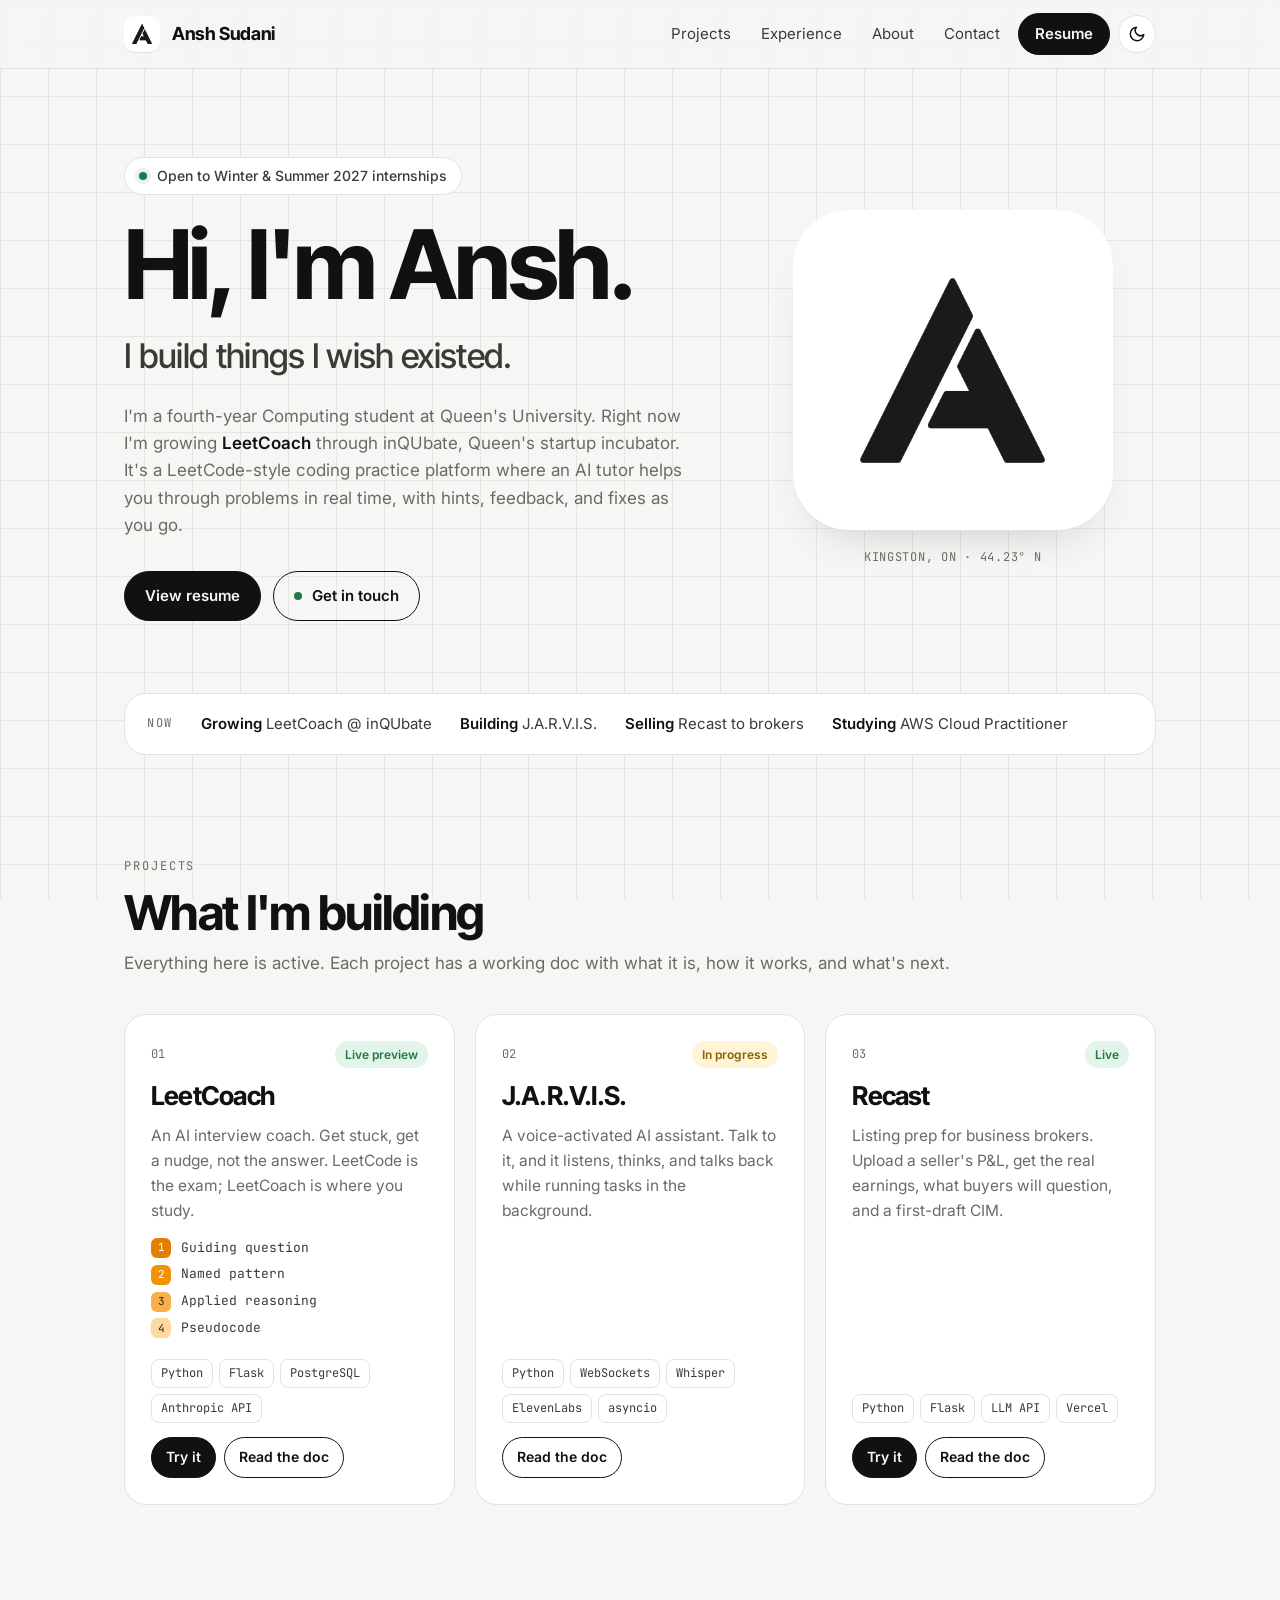
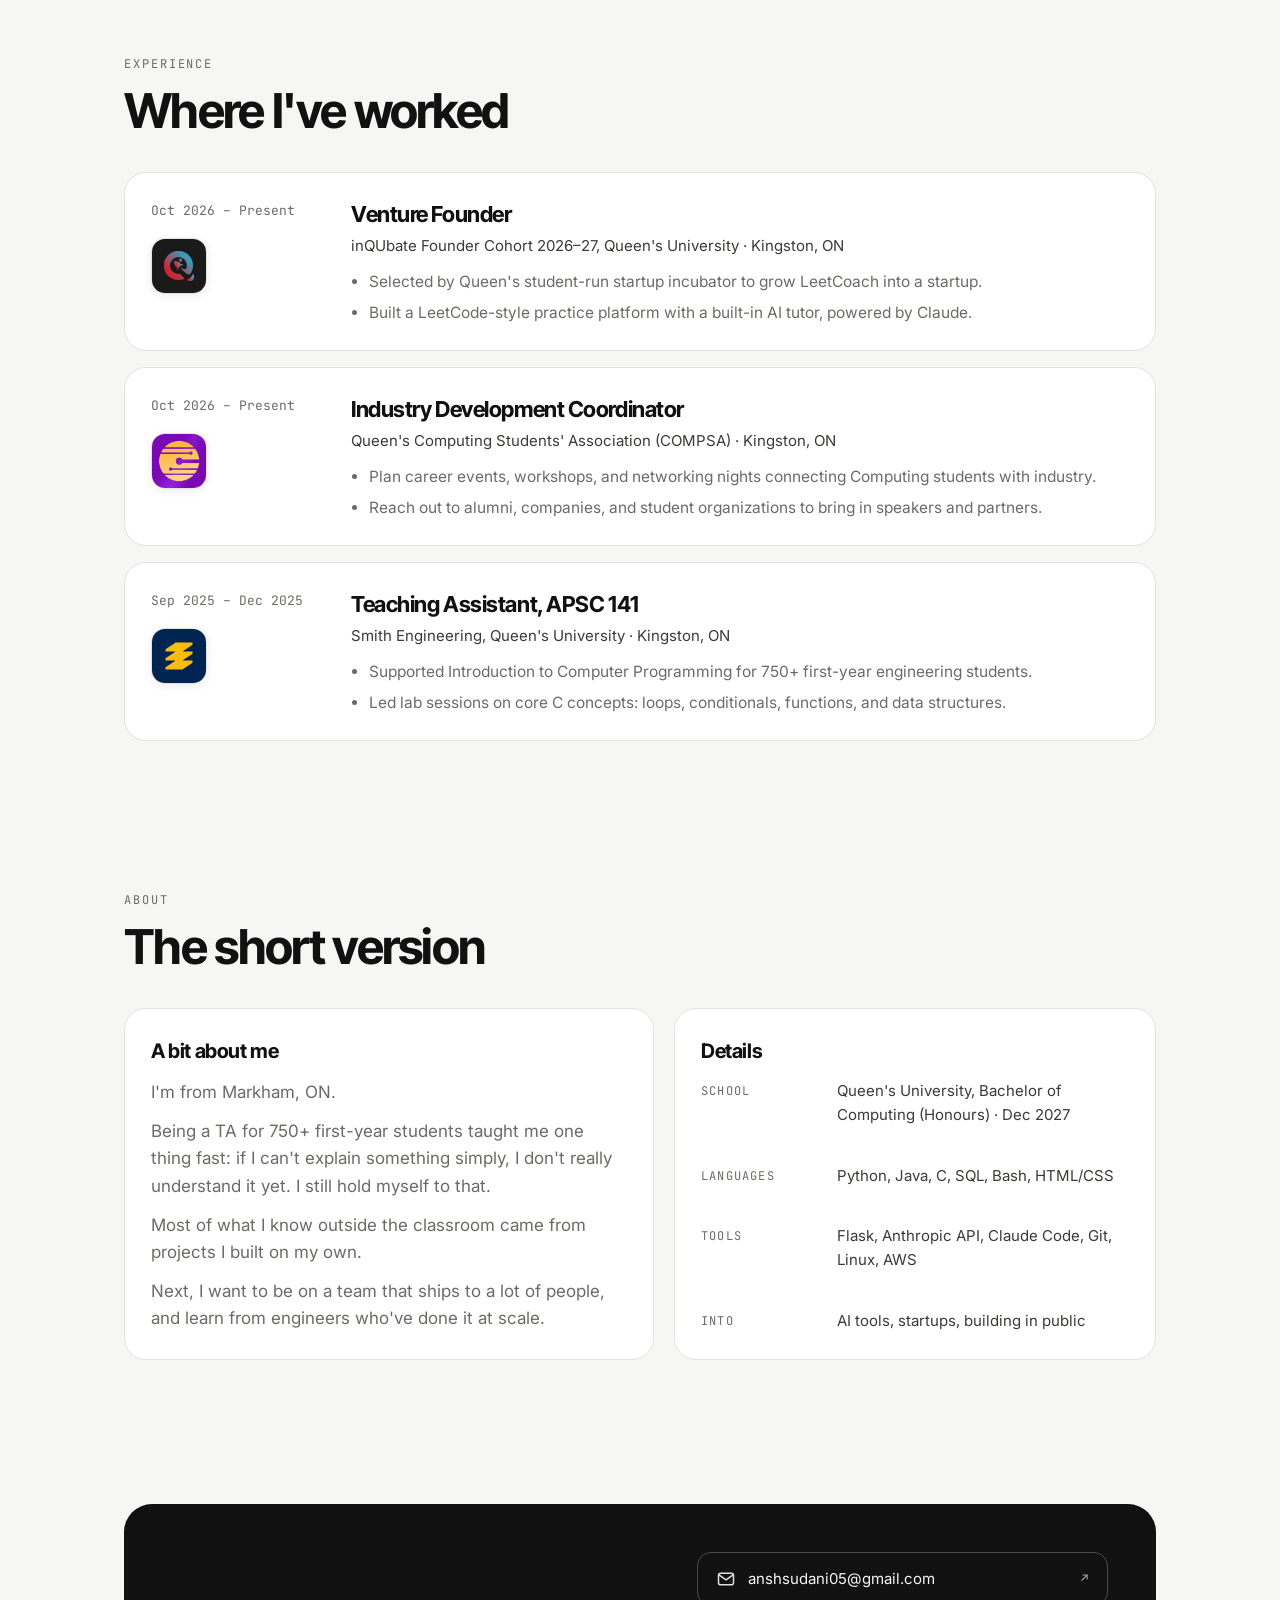
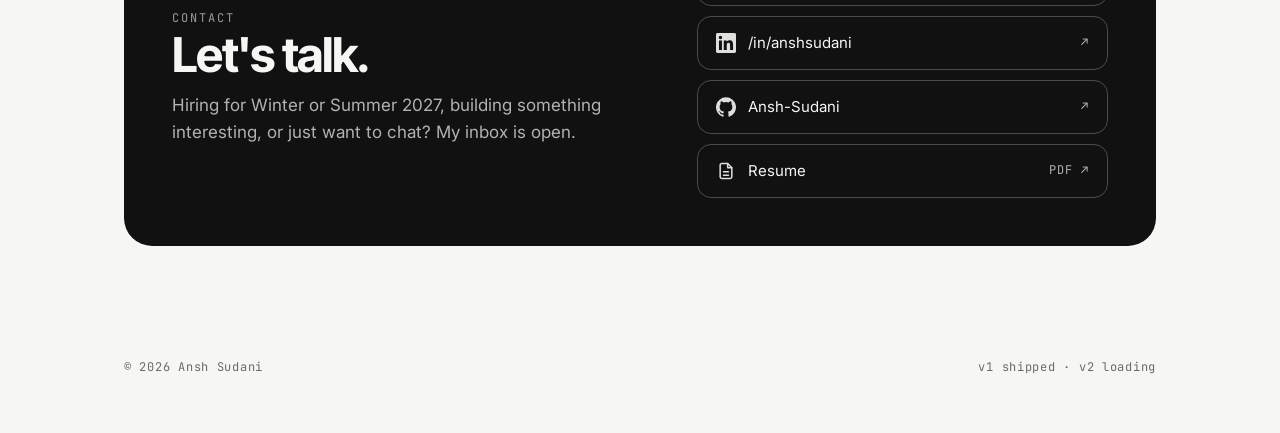
<file: index.html>
<!DOCTYPE html>
<html lang="en">
<head>
  <meta charset="UTF-8" />
  <meta name="viewport" content="width=device-width, initial-scale=1.0" />
  <title>Ansh Sudani</title>
  <meta name="description" content="Ansh Sudani: fourth-year Computing student at Queen's University building AI tools like LeetCoach. Open to Winter & Summer 2027 internships." />
  <meta name="theme-color" content="#111111" />
  <meta property="og:type" content="website" />
  <meta property="og:site_name" content="Ansh Sudani" />
  <meta property="og:title" content="Ansh Sudani" />
  <meta property="og:description" content="Still building, now shipping. LeetCoach & more." />
  <meta property="og:url" content="https://anshsudani.vercel.app/" />
  <meta property="og:image" content="https://anshsudani.vercel.app/og-image.png" />
  <meta property="og:image:secure_url" content="https://anshsudani.vercel.app/og-image.png" />
  <meta property="og:image:type" content="image/png" />
  <meta property="og:image:width" content="1200" />
  <meta property="og:image:height" content="627" />
  <meta property="og:image:alt" content="Ansh Sudani: Software Developer, building with AI" />
  <meta name="twitter:card" content="summary_large_image" />
  <meta name="twitter:title" content="Ansh Sudani" />
  <meta name="twitter:description" content="Still building, now shipping. LeetCoach & more." />
  <meta name="twitter:image" content="https://anshsudani.vercel.app/og-image.png" />
  <link rel="icon" href="/favicon.ico" />
  <link rel="apple-touch-icon" href="/apple-touch-icon.png" />
  <link rel="preconnect" href="https://fonts.googleapis.com" />
  <link rel="preconnect" href="https://fonts.gstatic.com" crossorigin />
  <link href="https://fonts.googleapis.com/css2?family=Inter:wght@400;500;600;700&family=Inter+Tight:wght@500;600;700&family=JetBrains+Mono:wght@400;500&display=swap" rel="stylesheet" />
  <script>try{var t=localStorage.getItem("theme");if(t)document.documentElement.dataset.theme=t;}catch(e){}</script>
  <link rel="stylesheet" href="styles.css" />
</head>
<body>

<nav class="nav">
  <div class="wrap">
    <a class="brand" href="#top"><span class="tile"><img src="logo.png" alt="" /></span>Ansh Sudani</a>
    <div class="nav-right"><button class="theme-btn" id="themeBtn" type="button" aria-label="Toggle light and dark mode"><svg class="moon" viewBox="0 0 24 24" fill="none" stroke="currentColor" stroke-width="2" stroke-linecap="round" stroke-linejoin="round"><path d="M21 12.8A9 9 0 1 1 11.2 3a7 7 0 0 0 9.8 9.8z"/></svg><svg class="sun" viewBox="0 0 24 24" fill="none" stroke="currentColor" stroke-width="2" stroke-linecap="round"><circle cx="12" cy="12" r="4"/><path d="M12 2v2M12 20v2M4.9 4.9l1.4 1.4M17.7 17.7l1.4 1.4M2 12h2M20 12h2M4.9 19.1l1.4-1.4M17.7 6.3l1.4-1.4"/></svg></button>
    <button class="menu-btn" id="menuBtn" aria-expanded="false" aria-controls="navLinks">Menu</button>
    <ul class="links" id="navLinks">
      <li><a href="#projects">Projects</a></li>
      <li><a href="#experience">Experience</a></li>
      <li><a href="#about">About</a></li>
      <li><a href="#contact">Contact</a></li>
      <li><a class="btn btn-solid btn-sm" href="Ansh_Sudani_Resume.pdf" target="_blank" rel="noopener">Resume</a></li>
    </ul>
    </div>
  </div>
</nav>

<header class="hero" id="top">
  <div class="wrap">
    <div>
      <span class="status"><span class="dot"></span>Open to Winter & Summer 2027 internships</span>
      <h1>Hi, I'm Ansh.</h1>
      <p class="line">I build things I wish existed.</p>
      <p class="intro">I'm a fourth-year Computing student at Queen's University. Right now I'm growing <strong>LeetCoach</strong> through inQUbate, Queen's startup incubator. It's a LeetCode-style coding practice platform where an AI tutor helps you through problems in real time, with hints, feedback, and fixes as you go.</p>
      <div class="cta">
        <a class="btn btn-solid" href="Ansh_Sudani_Resume.pdf" target="_blank" rel="noopener">View resume</a>
        <a class="btn btn-ghost" href="#contact"><span class="dot"></span>Get in touch</a>
      </div>
    </div>
    <div class="mark-wrap">
      <div class="mark tile"><img src="logo.png" alt="Ansh Sudani logo" /></div>
      <span class="coords">KINGSTON, ON · 44.23° N</span>
    </div>
  </div>
</header>

<div class="now">
  <div class="wrap">
    <div class="now-card">
      <span class="label">Now</span>
      <span class="item"><b>Growing</b> LeetCoach @ inQUbate</span>
      <span class="item"><b>Building</b> J.A.R.V.I.S.</span>
      <span class="item"><b>Selling</b> Recast to brokers</span>
      <span class="item"><b>Studying</b> AWS Cloud Practitioner</span>
    </div>
  </div>
</div>

<section id="projects">
  <div class="wrap">
    <div class="head">
      <span class="eyebrow">Projects</span>
      <h2>What I'm building</h2>
      <p class="lede">Everything here is active. Each project has a working doc with what it is, how it works, and what's next.</p>
    </div>

    <div class="projects">
      <article class="card">
        <div class="top"><span class="idx">01</span><span class="chip live">Live preview</span></div>
        <h3>LeetCoach</h3>
        <p>An AI interview coach. Get stuck, get a nudge, not the answer. LeetCode is the exam; LeetCoach is where you study.</p>
        <ol class="ladder" aria-label="Hint levels">
          <li><span>1</span>Guiding question</li>
          <li><span>2</span>Named pattern</li>
          <li><span>3</span>Applied reasoning</li>
          <li><span>4</span>Pseudocode</li>
        </ol>
        <ul class="tags"><li>Python</li><li>Flask</li><li>PostgreSQL</li><li>Anthropic API</li></ul>
        <div class="actions">
          <a class="btn btn-solid btn-sm" href="https://leetcoachapp.vercel.app/" target="_blank" rel="noopener">Try it</a>
          <a class="btn btn-ghost btn-sm" href="leetcoach.html">Read the doc</a>
        </div>
      </article>

      <article class="card">
        <div class="top"><span class="idx">02</span><span class="chip wip">In progress</span></div>
        <h3>J.A.R.V.I.S.</h3>
        <p>A voice-activated AI assistant. Talk to it, and it listens, thinks, and talks back while running tasks in the background.</p>
        <ul class="tags"><li>Python</li><li>WebSockets</li><li>Whisper</li><li>ElevenLabs</li><li>asyncio</li></ul>
        <div class="actions">
          <a class="btn btn-ghost btn-sm" href="jarvis.html">Read the doc</a>
        </div>
      </article>

      <article class="card">
        <div class="top"><span class="idx">03</span><span class="chip live">Live</span></div>
        <h3>Recast</h3>
        <p>Listing prep for business brokers. Upload a seller's P&amp;L, get the real earnings, what buyers will question, and a first-draft CIM.</p>
        <ul class="tags"><li>Python</li><li>Flask</li><li>LLM API</li><li>Vercel</li></ul>
        <div class="actions">
          <a class="btn btn-solid btn-sm" href="https://recastdelta.vercel.app/" target="_blank" rel="noopener">Try it</a>
          <a class="btn btn-ghost btn-sm" href="recast.html">Read the doc</a>
        </div>
      </article>
    </div>
  </div>
</section>

<section id="experience">
  <div class="wrap">
    <div class="head">
      <span class="eyebrow">Experience</span>
      <h2>Where I've worked</h2>
    </div>
    <div class="timeline">
      <article class="role">
        <div class="role-side">
          <span class="when">Oct 2026 – Present</span>
          <img class="org-logo" src="inqubate-logo.png" alt="inQUbate logo" width="56" height="56" loading="lazy" />
        </div>
        <div>
          <h3>Venture Founder</h3>
          <p class="org">inQUbate Founder Cohort 2026–27, Queen's University · Kingston, ON</p>
          <ul>
            <li>Selected by Queen's student-run startup incubator to grow LeetCoach into a startup.</li>
            <li>Built a LeetCode-style practice platform with a built-in AI tutor, powered by Claude.</li>
          </ul>
        </div>
      </article>
      <article class="role">
        <div class="role-side">
          <span class="when">Oct 2026 – Present</span>
          <img class="org-logo" src="compsa-logo.png" alt="COMPSA logo" width="56" height="56" loading="lazy" />
        </div>
        <div>
          <h3>Industry Development Coordinator</h3>
          <p class="org">Queen's Computing Students' Association (COMPSA) · Kingston, ON</p>
          <ul>
            <li>Plan career events, workshops, and networking nights connecting Computing students with industry.</li>
            <li>Reach out to alumni, companies, and student organizations to bring in speakers and partners.</li>
          </ul>
        </div>
      </article>
      <article class="role">
        <div class="role-side">
          <span class="when">Sep 2025 – Dec 2025</span>
          <img class="org-logo" src="smith-logo.png" alt="Smith Engineering logo" width="56" height="56" loading="lazy" />
        </div>
        <div>
          <h3>Teaching Assistant, APSC 141</h3>
          <p class="org">Smith Engineering, Queen's University · Kingston, ON</p>
          <ul>
            <li>Supported Introduction to Computer Programming for 750+ first-year engineering students.</li>
            <li>Led lab sessions on core C concepts: loops, conditionals, functions, and data structures.</li>
          </ul>
        </div>
      </article>
    </div>
  </div>
</section>

<section id="about">
  <div class="wrap">
    <div class="head">
      <span class="eyebrow">About</span>
      <h2>The short version</h2>
    </div>
    <div class="split">
      <div class="panel">
        <h3>A bit about me</h3>
        <p>I'm from Markham, ON.</p>
        <p>Being a TA for 750+ first-year students taught me one thing fast: if I can't explain something simply, I don't really understand it yet. I still hold myself to that.</p>
        <p>Most of what I know outside the classroom came from projects I built on my own.</p>
        <p>Next, I want to be on a team that ships to a lot of people, and learn from engineers who've done it at scale.</p>
      </div>
      <div class="panel">
        <h3>Details</h3>
        <dl class="kv">
          <dt>School</dt><dd>Queen's University, Bachelor of Computing (Honours) · Dec 2027</dd>
          <dt>Languages</dt><dd>Python, Java, C, SQL, Bash, HTML/CSS</dd>
          <dt>Tools</dt><dd>Flask, Anthropic API, Claude Code, Git, Linux, AWS</dd>
          <dt>Into</dt><dd>AI tools, startups, building in public</dd>
        </dl>
      </div>
    </div>
  </div>
</section>

<section id="contact">
  <div class="wrap">
    <div class="contact-card">
      <div>
        <span class="eyebrow" style="color:inherit;opacity:.6">Contact</span>
        <h2>Let's talk.</h2>
        <p>Hiring for Winter or Summer 2027, building something interesting, or just want to chat? My inbox is open.</p>
      </div>
      <div class="contact-list">
        <button type="button" id="copyEmail" aria-label="Copy email address" data-email="anshsudani05@gmail.com"><span class="v"><svg class="ic" viewBox="0 0 24 24" aria-hidden="true" fill="none" stroke="currentColor" stroke-width="1.8" stroke-linecap="round" stroke-linejoin="round"><rect x="3" y="5" width="18" height="14" rx="2.5"/><path d="M3.5 7l8.5 6 8.5-6"/></svg><span id="emailText">anshsudani05@gmail.com</span></span><span class="k">↗</span></button>
        <a href="https://linkedin.com/in/anshsudani" target="_blank" rel="noopener" aria-label="LinkedIn"><span class="v"><svg class="ic" viewBox="0 0 24 24" aria-hidden="true" fill="currentColor"><path d="M20.45 20.45h-3.56v-5.57c0-1.33-.02-3.04-1.85-3.04-1.85 0-2.14 1.45-2.14 2.94v5.67H9.35V9h3.41v1.56h.05c.48-.9 1.64-1.85 3.37-1.85 3.6 0 4.27 2.37 4.27 5.46v6.28zM5.34 7.43a2.06 2.06 0 1 1 0-4.13 2.06 2.06 0 0 1 0 4.13zM7.12 20.45H3.56V9h3.56v11.45zM22.22 0H1.77C.79 0 0 .77 0 1.73v20.54C0 23.23.79 24 1.77 24h20.45c.98 0 1.78-.77 1.78-1.73V1.73C24 .77 23.2 0 22.22 0z"/></svg><span>/in/anshsudani</span></span><span class="k">↗</span></a>
        <a href="https://github.com/Ansh-Sudani" target="_blank" rel="noopener" aria-label="GitHub"><span class="v"><svg class="ic" viewBox="0 0 24 24" aria-hidden="true" fill="currentColor"><path d="M12 .3a12 12 0 0 0-3.8 23.38c.6.12.83-.26.83-.57v-2.23c-3.34.73-4.04-1.42-4.04-1.42-.55-1.39-1.33-1.76-1.33-1.76-1.09-.74.08-.73.08-.73 1.2.09 1.84 1.24 1.84 1.24 1.07 1.83 2.8 1.3 3.49 1 .1-.78.42-1.31.76-1.61-2.67-.3-5.47-1.33-5.47-5.93 0-1.31.47-2.38 1.24-3.22-.14-.3-.54-1.52.1-3.18 0 0 1.01-.32 3.3 1.23a11.5 11.5 0 0 1 6 0c2.28-1.55 3.29-1.23 3.29-1.23.64 1.66.24 2.88.12 3.18a4.65 4.65 0 0 1 1.23 3.22c0 4.61-2.8 5.63-5.48 5.92.42.36.81 1.1.81 2.22v3.29c0 .32.21.7.82.58A12 12 0 0 0 12 .3"/></svg><span>Ansh-Sudani</span></span><span class="k">↗</span></a>
        <a href="Ansh_Sudani_Resume.pdf" target="_blank" rel="noopener" aria-label="Resume PDF"><span class="v"><svg class="ic" viewBox="0 0 24 24" aria-hidden="true" fill="none" stroke="currentColor" stroke-width="1.8" stroke-linecap="round" stroke-linejoin="round"><path d="M14 3H7a2 2 0 0 0-2 2v14a2 2 0 0 0 2 2h10a2 2 0 0 0 2-2V8z"/><path d="M14 3v5h5M9 13h6M9 17h6"/></svg><span>Resume</span></span><span class="k">PDF ↗</span></a>
      </div>
    </div>
  </div>
</section>

<footer>
  <div class="wrap">
    <span>© <span id="year">2026</span> Ansh Sudani</span>
    <span>v1 shipped · v2 loading</span>
  </div>
</footer>

<script src="script.js"></script>
</body>
</html>
</file>
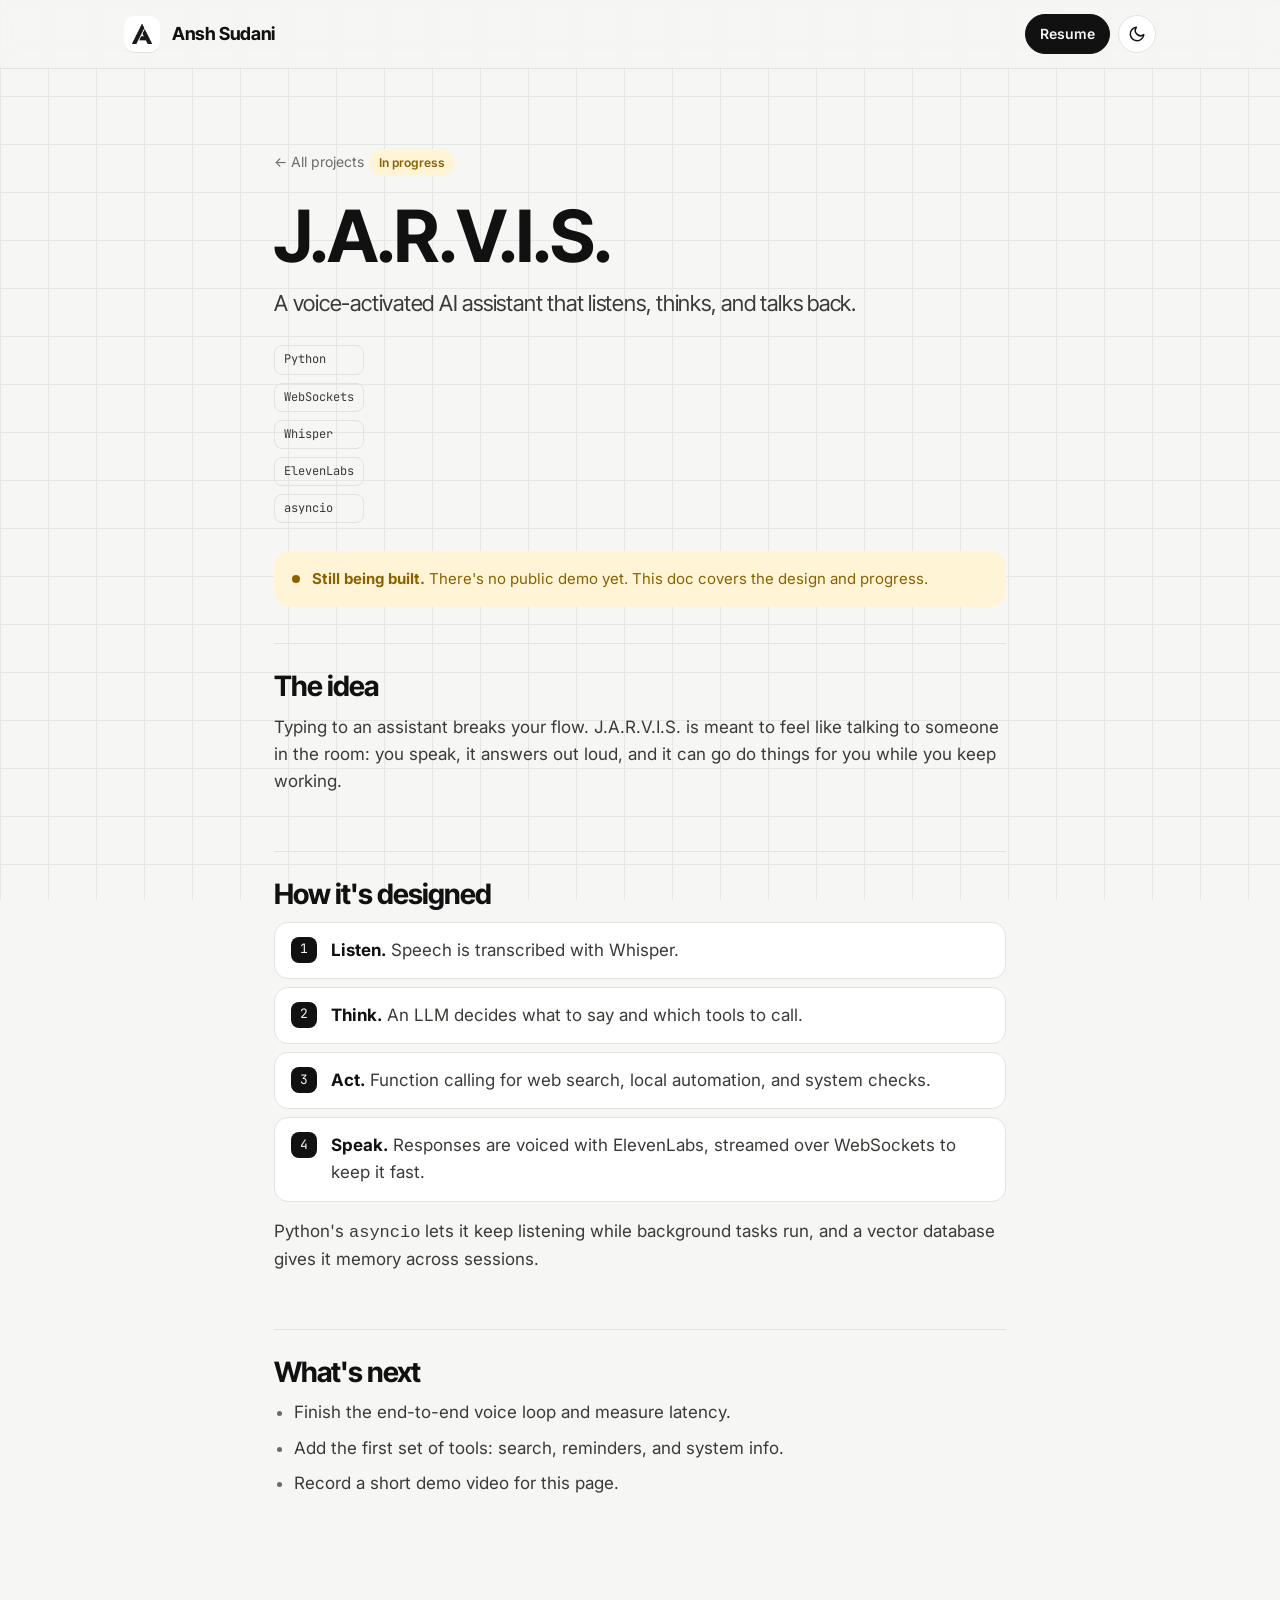
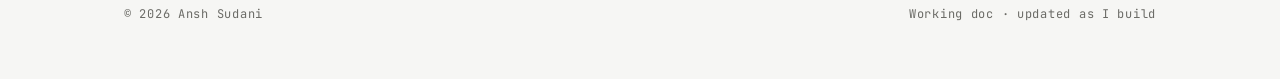
<file: jarvis.html>
<!DOCTYPE html>
<html lang="en">
<head>
  <meta charset="UTF-8" />
  <meta name="viewport" content="width=device-width, initial-scale=1.0" />
  <title>J.A.R.V.I.S. · Ansh Sudani</title>
  <meta name="description" content="J.A.R.V.I.S.: a voice-activated AI assistant, in progress." />
  <meta property="og:title" content="J.A.R.V.I.S. · Ansh Sudani" />
  <meta property="og:image" content="https://anshsudani.vercel.app/og-image.png" />
  <link rel="icon" href="/favicon.ico" />
  <link rel="apple-touch-icon" href="/apple-touch-icon.png" />
  <link rel="preconnect" href="https://fonts.googleapis.com" />
  <link rel="preconnect" href="https://fonts.gstatic.com" crossorigin />
  <link href="https://fonts.googleapis.com/css2?family=Inter:wght@400;500;600;700&family=Inter+Tight:wght@500;600;700&family=JetBrains+Mono:wght@400;500&display=swap" rel="stylesheet" />
  <script>try{var t=localStorage.getItem("theme");if(t)document.documentElement.dataset.theme=t;}catch(e){}</script>
  <link rel="stylesheet" href="styles.css" />
</head>
<body>
<nav class="nav">
  <div class="wrap">
    <a class="brand" href="index.html"><span class="tile"><img src="logo.png" alt="" /></span>Ansh Sudani</a>
    <div class="nav-right"><button class="theme-btn" id="themeBtn" type="button" aria-label="Toggle light and dark mode"><svg class="moon" viewBox="0 0 24 24" fill="none" stroke="currentColor" stroke-width="2" stroke-linecap="round" stroke-linejoin="round"><path d="M21 12.8A9 9 0 1 1 11.2 3a7 7 0 0 0 9.8 9.8z"/></svg><svg class="sun" viewBox="0 0 24 24" fill="none" stroke="currentColor" stroke-width="2" stroke-linecap="round"><circle cx="12" cy="12" r="4"/><path d="M12 2v2M12 20v2M4.9 4.9l1.4 1.4M17.7 17.7l1.4 1.4M2 12h2M20 12h2M4.9 19.1l1.4-1.4M17.7 6.3l1.4-1.4"/></svg></button><a class="btn btn-solid btn-sm" href="Ansh_Sudani_Resume.pdf" target="_blank" rel="noopener">Resume</a></div>
  </div>
</nav>
<main class="doc">
  <div class="wrap">
    <a class="back" href="index.html#projects">← All projects</a>

    <span class="chip wip" style="display:inline-block;margin-top:24px">In progress</span>
    <h1>J.A.R.V.I.S.</h1>
    <p class="sub">A voice-activated AI assistant that listens, thinks, and talks back.</p>
    <div class="meta"><ul class="tags" style="padding:0"><li>Python</li><li>WebSockets</li><li>Whisper</li><li>ElevenLabs</li><li>asyncio</li></ul></div>
    <div class="notice"><span class="dot" style="margin-top:8px;flex:none"></span><span><b>Still being built.</b> There's no public demo yet. This doc covers the design and progress.</span></div>

    <section>
      <h2>The idea</h2>
      <p>Typing to an assistant breaks your flow. J.A.R.V.I.S. is meant to feel like talking to someone in the room: you speak, it answers out loud, and it can go do things for you while you keep working.</p>
    </section>

    <section>
      <h2>How it's designed</h2>
      <ol class="steps" style="margin-top:4px">
        <li><b>Listen.</b> Speech is transcribed with Whisper.</li>
        <li><b>Think.</b> An LLM decides what to say and which tools to call.</li>
        <li><b>Act.</b> Function calling for web search, local automation, and system checks.</li>
        <li><b>Speak.</b> Responses are voiced with ElevenLabs, streamed over WebSockets to keep it fast.</li>
      </ol>
      <p style="margin-top:16px">Python's <code>asyncio</code> lets it keep listening while background tasks run, and a vector database gives it memory across sessions.</p>
    </section>

    <section>
      <h2>What's next</h2>
      <ul class="roadmap">
        <li>Finish the end-to-end voice loop and measure latency.</li>
        <li>Add the first set of tools: search, reminders, and system info.</li>
        <li>Record a short demo video for this page.</li>
      </ul>
    </section>
  </div>
</main>
<footer><div class="wrap"><span>© 2026 Ansh Sudani</span><span>Working doc · updated as I build</span></div></footer>
<script src="script.js"></script>
</body>
</html>
</file>
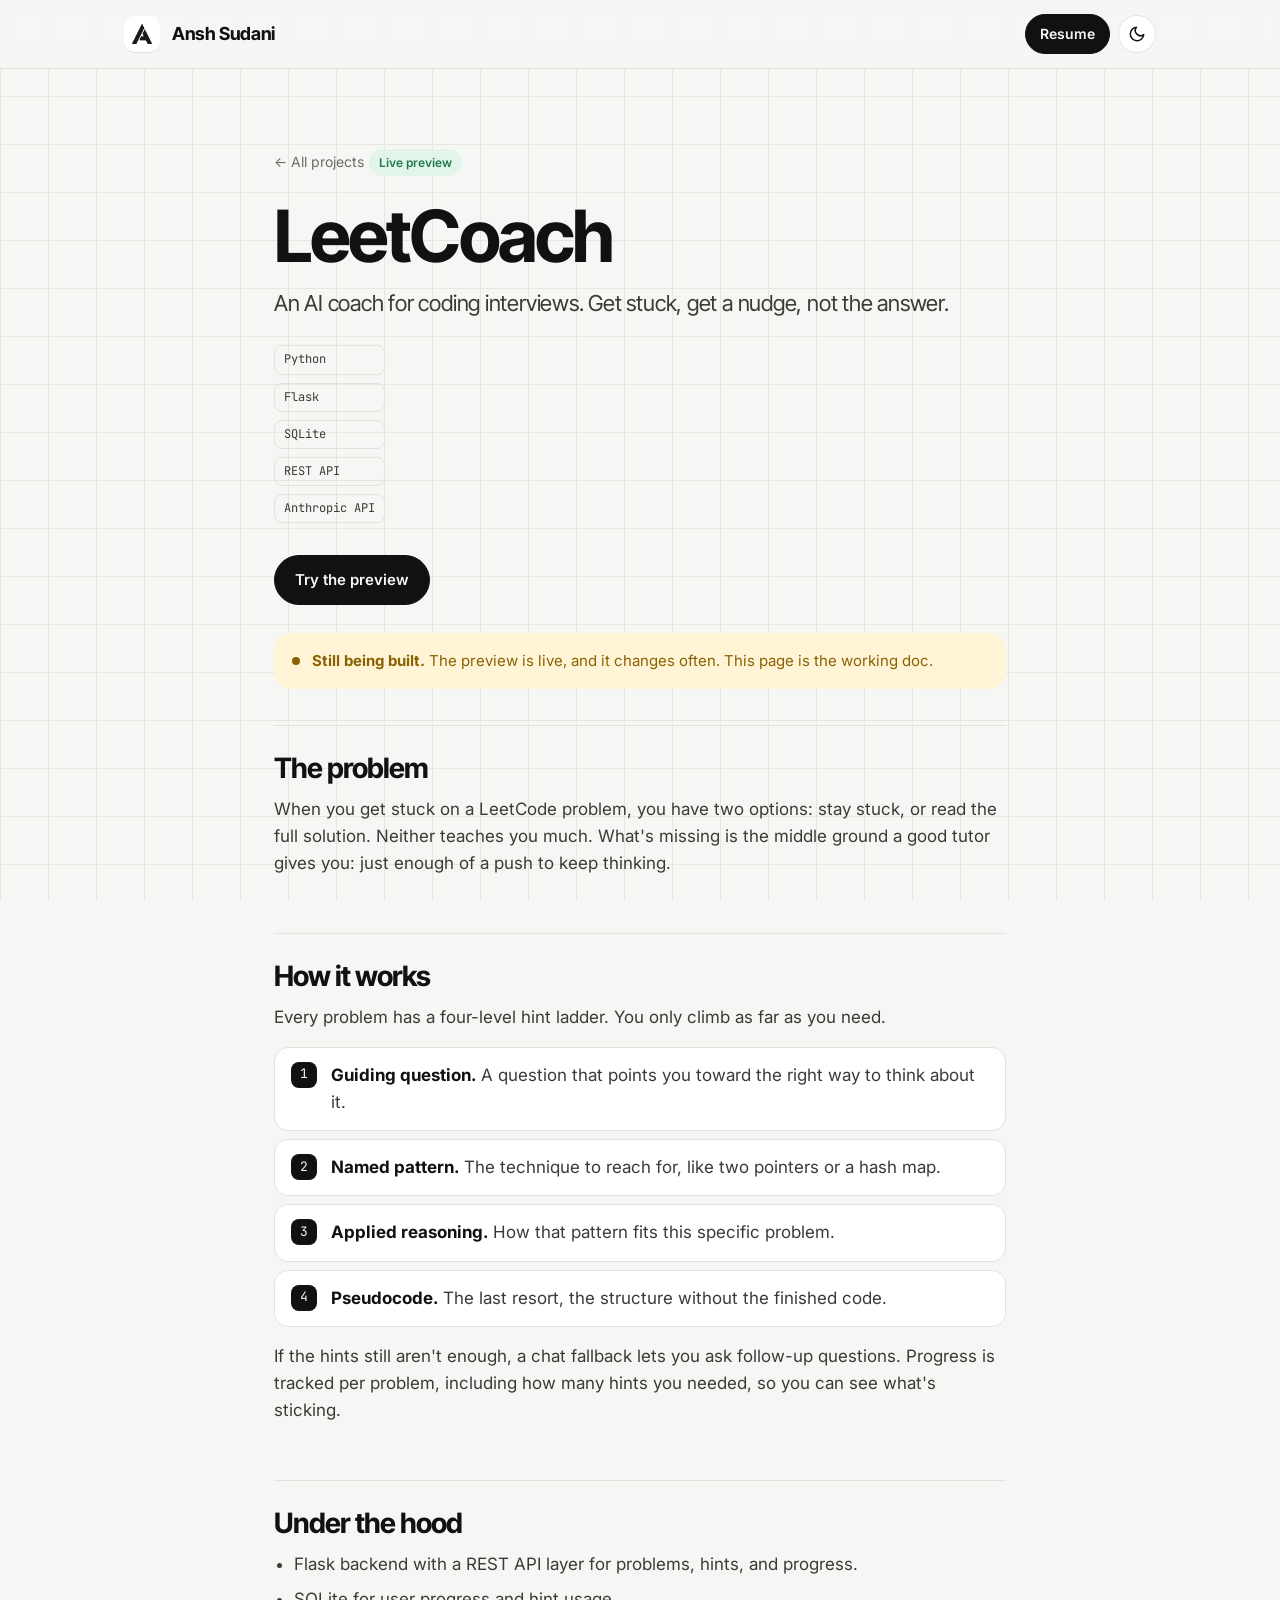
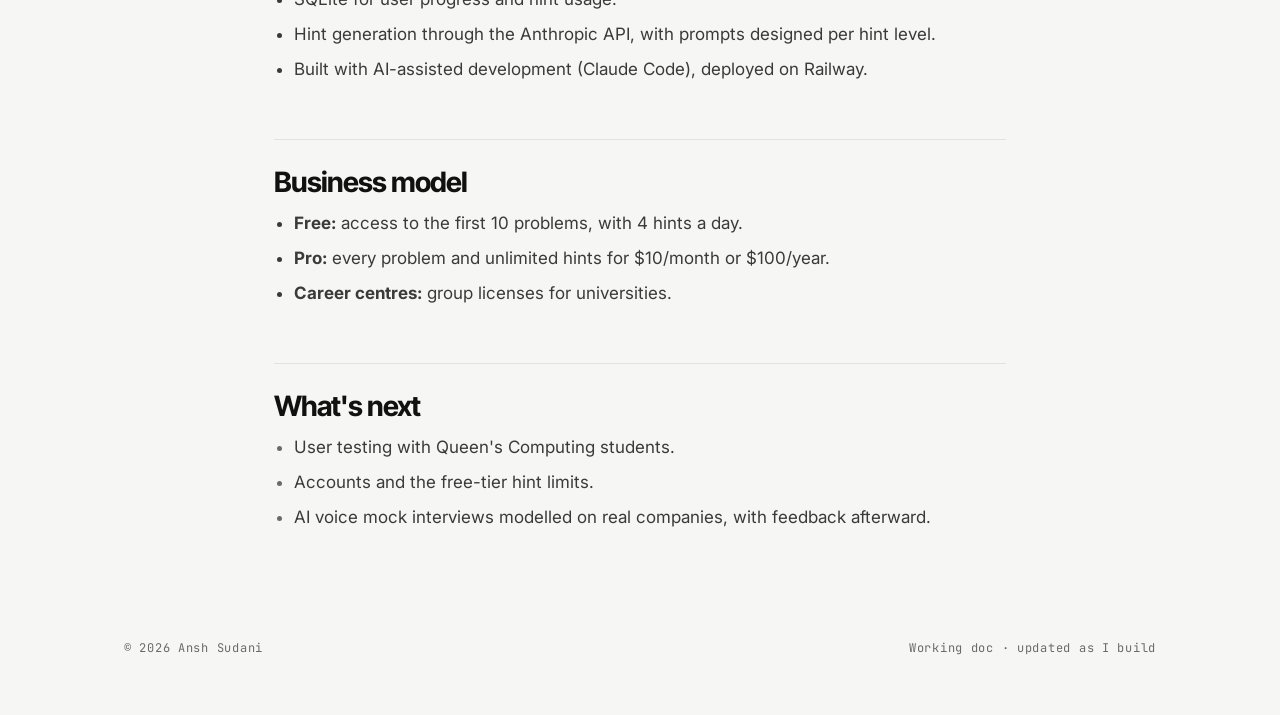
<file: leetcoach.html>
<!DOCTYPE html>
<html lang="en">
<head>
  <meta charset="UTF-8" />
  <meta name="viewport" content="width=device-width, initial-scale=1.0" />
  <title>LeetCoach · Ansh Sudani</title>
  <meta name="description" content="LeetCoach: an AI interview coach that teaches you to solve coding problems with escalating hints." />
  <meta property="og:title" content="LeetCoach · Ansh Sudani" />
  <meta property="og:image" content="https://anshsudani.vercel.app/og-image.png" />
  <link rel="icon" href="/favicon.ico" />
  <link rel="apple-touch-icon" href="/apple-touch-icon.png" />
  <link rel="preconnect" href="https://fonts.googleapis.com" />
  <link rel="preconnect" href="https://fonts.gstatic.com" crossorigin />
  <link href="https://fonts.googleapis.com/css2?family=Inter:wght@400;500;600;700&family=Inter+Tight:wght@500;600;700&family=JetBrains+Mono:wght@400;500&display=swap" rel="stylesheet" />
  <script>try{var t=localStorage.getItem("theme");if(t)document.documentElement.dataset.theme=t;}catch(e){}</script>
  <link rel="stylesheet" href="styles.css" />
</head>
<body>
<nav class="nav">
  <div class="wrap">
    <a class="brand" href="index.html"><span class="tile"><img src="logo.png" alt="" /></span>Ansh Sudani</a>
    <div class="nav-right"><button class="theme-btn" id="themeBtn" type="button" aria-label="Toggle light and dark mode"><svg class="moon" viewBox="0 0 24 24" fill="none" stroke="currentColor" stroke-width="2" stroke-linecap="round" stroke-linejoin="round"><path d="M21 12.8A9 9 0 1 1 11.2 3a7 7 0 0 0 9.8 9.8z"/></svg><svg class="sun" viewBox="0 0 24 24" fill="none" stroke="currentColor" stroke-width="2" stroke-linecap="round"><circle cx="12" cy="12" r="4"/><path d="M12 2v2M12 20v2M4.9 4.9l1.4 1.4M17.7 17.7l1.4 1.4M2 12h2M20 12h2M4.9 19.1l1.4-1.4M17.7 6.3l1.4-1.4"/></svg></button><a class="btn btn-solid btn-sm" href="Ansh_Sudani_Resume.pdf" target="_blank" rel="noopener">Resume</a></div>
  </div>
</nav>
<main class="doc">
  <div class="wrap">
    <a class="back" href="index.html#projects">← All projects</a>

    <span class="chip live" style="display:inline-block;margin-top:24px">Live preview</span>
    <h1>LeetCoach</h1>
    <p class="sub">An AI coach for coding interviews. Get stuck, get a nudge, not the answer.</p>
    <div class="meta"><ul class="tags" style="padding:0"><li>Python</li><li>Flask</li><li>SQLite</li><li>REST API</li><li>Anthropic API</li></ul></div>
    <div class="cta"><a class="btn btn-solid" href="https://leetcoachapp.vercel.app/" target="_blank" rel="noopener">Try the preview</a></div>
    <div class="notice"><span class="dot" style="margin-top:8px;flex:none"></span><span><b>Still being built.</b> The preview is live, and it changes often. This page is the working doc.</span></div>

    <section>
      <h2>The problem</h2>
      <p>When you get stuck on a LeetCode problem, you have two options: stay stuck, or read the full solution. Neither teaches you much. What's missing is the middle ground a good tutor gives you: just enough of a push to keep thinking.</p>
    </section>

    <section>
      <h2>How it works</h2>
      <p>Every problem has a four-level hint ladder. You only climb as far as you need.</p>
      <ol class="steps" style="margin-top:16px">
        <li><b>Guiding question.</b> A question that points you toward the right way to think about it.</li>
        <li><b>Named pattern.</b> The technique to reach for, like two pointers or a hash map.</li>
        <li><b>Applied reasoning.</b> How that pattern fits this specific problem.</li>
        <li><b>Pseudocode.</b> The last resort, the structure without the finished code.</li>
      </ol>
      <p style="margin-top:16px">If the hints still aren't enough, a chat fallback lets you ask follow-up questions. Progress is tracked per problem, including how many hints you needed, so you can see what's sticking.</p>
    </section>

    <section>
      <h2>Under the hood</h2>
      <ul>
        <li>Flask backend with a REST API layer for problems, hints, and progress.</li>
        <li>SQLite for user progress and hint usage.</li>
        <li>Hint generation through the Anthropic API, with prompts designed per hint level.</li>
        <li>Built with AI-assisted development (Claude Code), deployed on Railway.</li>
      </ul>
    </section>

    <section>
      <h2>Business model</h2>
      <ul>
        <li><b>Free:</b> access to the first 10 problems, with 4 hints a day.</li>
        <li><b>Pro:</b> every problem and unlimited hints for $10/month or $100/year.</li>
        <li><b>Career centres:</b> group licenses for universities.</li>
      </ul>
    </section>

    <section>
      <h2>What's next</h2>
      <ul class="roadmap">
        <li>User testing with Queen's Computing students.</li>
        <li>Accounts and the free-tier hint limits.</li>
        <li>AI voice mock interviews modelled on real companies, with feedback afterward.</li>
      </ul>
    </section>
  </div>
</main>
<footer><div class="wrap"><span>© 2026 Ansh Sudani</span><span>Working doc · updated as I build</span></div></footer>
<script src="script.js"></script>
</body>
</html>
</file>
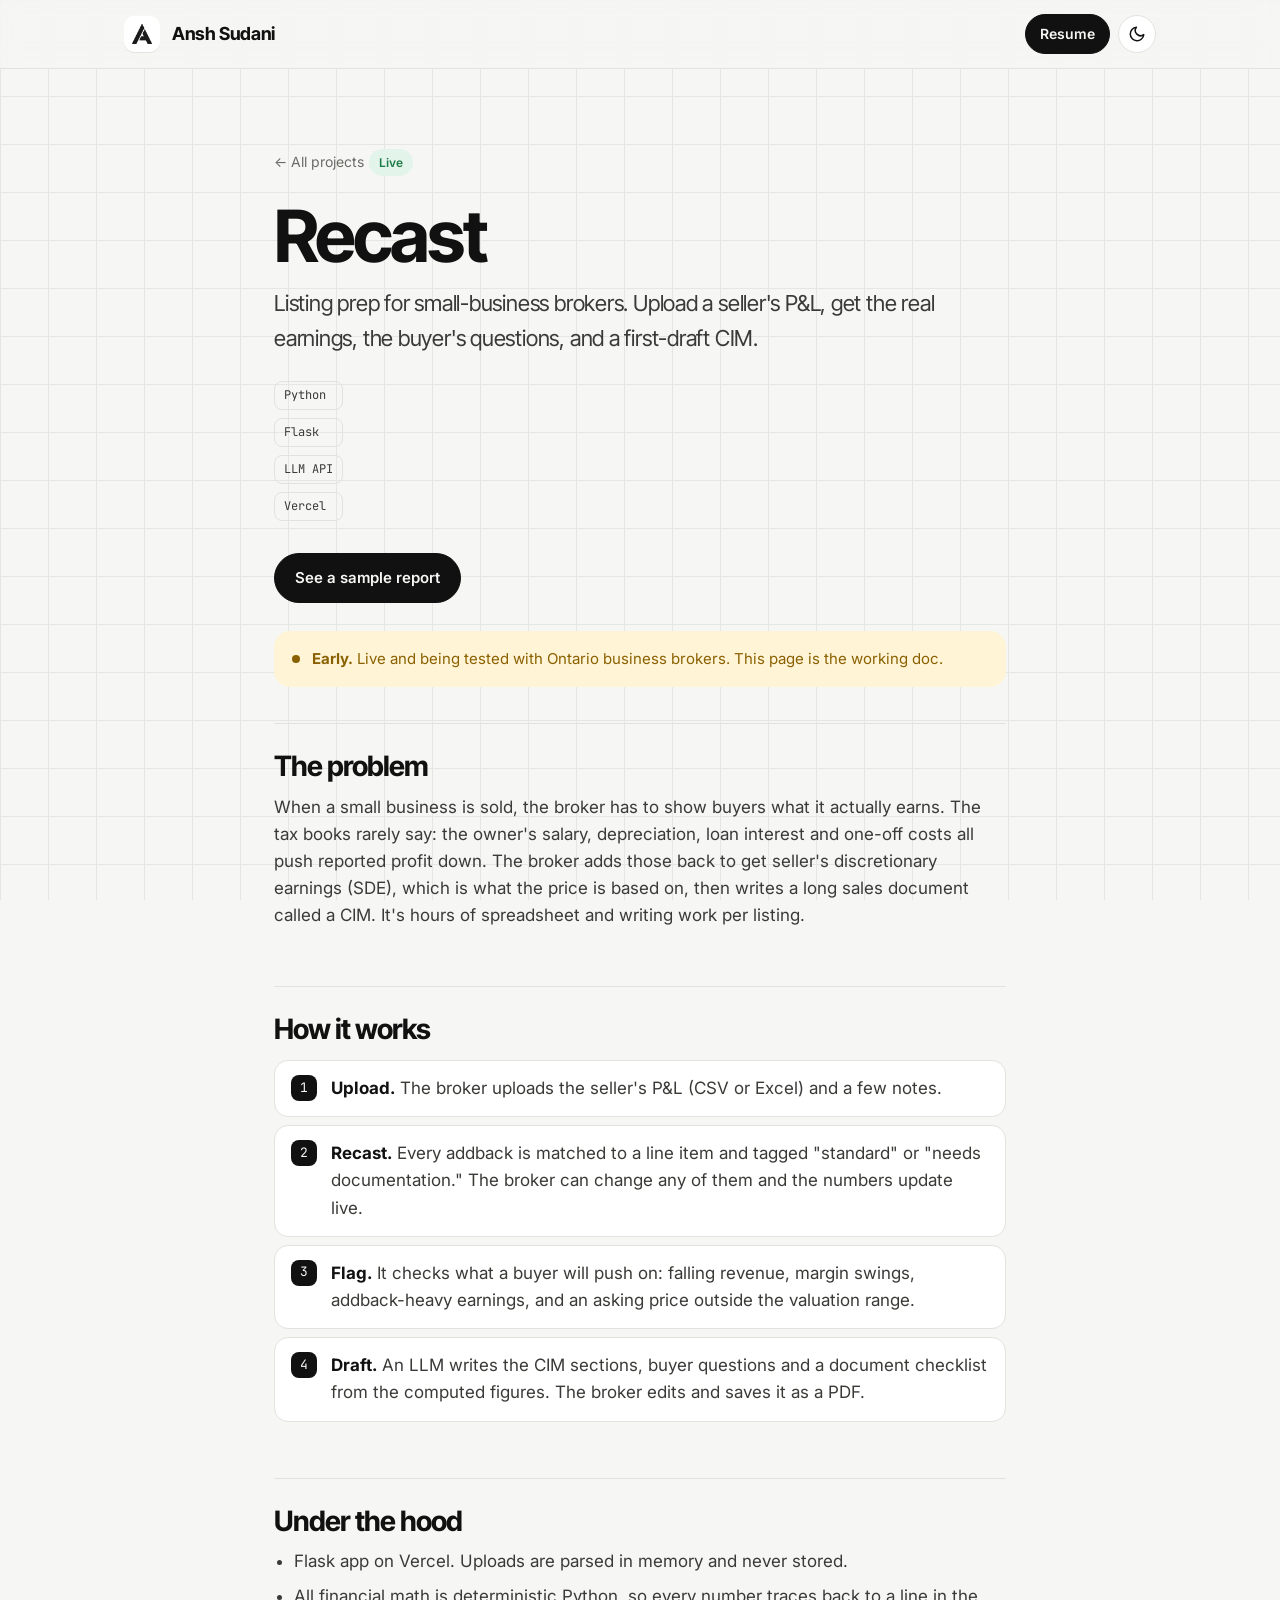
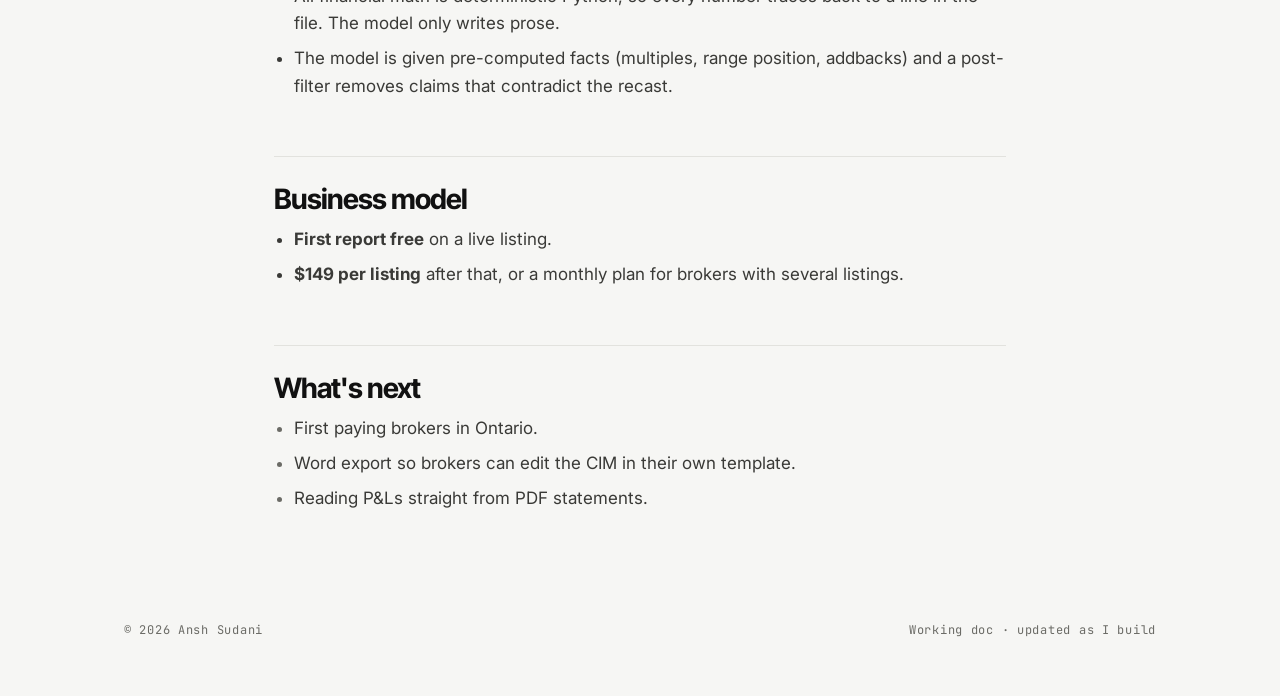
<file: recast.html>
<!DOCTYPE html>
<html lang="en">
<head>
  <meta charset="UTF-8" />
  <meta name="viewport" content="width=device-width, initial-scale=1.0" />
  <title>Recast · Ansh Sudani</title>
  <meta name="description" content="Recast: turns a seller's P&amp;L into recast financials and a draft CIM for business brokers." />
  <meta property="og:title" content="Recast · Ansh Sudani" />
  <meta property="og:image" content="https://anshsudani.vercel.app/og-image.png" />
  <link rel="icon" href="/favicon.ico" />
  <link rel="apple-touch-icon" href="/apple-touch-icon.png" />
  <link rel="preconnect" href="https://fonts.googleapis.com" />
  <link rel="preconnect" href="https://fonts.gstatic.com" crossorigin />
  <link href="https://fonts.googleapis.com/css2?family=Inter:wght@400;500;600;700&family=Inter+Tight:wght@500;600;700&family=JetBrains+Mono:wght@400;500&display=swap" rel="stylesheet" />
  <script>try{var t=localStorage.getItem("theme");if(t)document.documentElement.dataset.theme=t;}catch(e){}</script>
  <link rel="stylesheet" href="styles.css" />
</head>
<body>
<nav class="nav">
  <div class="wrap">
    <a class="brand" href="index.html"><span class="tile"><img src="logo.png" alt="" /></span>Ansh Sudani</a>
    <div class="nav-right"><button class="theme-btn" id="themeBtn" type="button" aria-label="Toggle light and dark mode"><svg class="moon" viewBox="0 0 24 24" fill="none" stroke="currentColor" stroke-width="2" stroke-linecap="round" stroke-linejoin="round"><path d="M21 12.8A9 9 0 1 1 11.2 3a7 7 0 0 0 9.8 9.8z"/></svg><svg class="sun" viewBox="0 0 24 24" fill="none" stroke="currentColor" stroke-width="2" stroke-linecap="round"><circle cx="12" cy="12" r="4"/><path d="M12 2v2M12 20v2M4.9 4.9l1.4 1.4M17.7 17.7l1.4 1.4M2 12h2M20 12h2M4.9 19.1l1.4-1.4M17.7 6.3l1.4-1.4"/></svg></button><a class="btn btn-solid btn-sm" href="Ansh_Sudani_Resume.pdf" target="_blank" rel="noopener">Resume</a></div>
  </div>
</nav>
<main class="doc">
  <div class="wrap">
    <a class="back" href="index.html#projects">← All projects</a>

    <span class="chip live" style="display:inline-block;margin-top:24px">Live</span>
    <h1>Recast</h1>
    <p class="sub">Listing prep for small-business brokers. Upload a seller's P&amp;L, get the real earnings, the buyer's questions, and a first-draft CIM.</p>
    <div class="meta"><ul class="tags" style="padding:0"><li>Python</li><li>Flask</li><li>LLM API</li><li>Vercel</li></ul></div>
    <div class="cta"><a class="btn btn-solid" href="https://recastdelta.vercel.app/sample" target="_blank" rel="noopener">See a sample report</a></div>
    <div class="notice"><span class="dot" style="margin-top:8px;flex:none"></span><span><b>Early.</b> Live and being tested with Ontario business brokers. This page is the working doc.</span></div>

    <section>
      <h2>The problem</h2>
      <p>When a small business is sold, the broker has to show buyers what it actually earns. The tax books rarely say: the owner's salary, depreciation, loan interest and one-off costs all push reported profit down. The broker adds those back to get seller's discretionary earnings (SDE), which is what the price is based on, then writes a long sales document called a CIM. It's hours of spreadsheet and writing work per listing.</p>
    </section>

    <section>
      <h2>How it works</h2>
      <ol class="steps" style="margin-top:16px">
        <li><b>Upload.</b> The broker uploads the seller's P&amp;L (CSV or Excel) and a few notes.</li>
        <li><b>Recast.</b> Every addback is matched to a line item and tagged "standard" or "needs documentation." The broker can change any of them and the numbers update live.</li>
        <li><b>Flag.</b> It checks what a buyer will push on: falling revenue, margin swings, addback-heavy earnings, and an asking price outside the valuation range.</li>
        <li><b>Draft.</b> An LLM writes the CIM sections, buyer questions and a document checklist from the computed figures. The broker edits and saves it as a PDF.</li>
      </ol>
    </section>

    <section>
      <h2>Under the hood</h2>
      <ul>
        <li>Flask app on Vercel. Uploads are parsed in memory and never stored.</li>
        <li>All financial math is deterministic Python, so every number traces back to a line in the file. The model only writes prose.</li>
        <li>The model is given pre-computed facts (multiples, range position, addbacks) and a post-filter removes claims that contradict the recast.</li>
      </ul>
    </section>

    <section>
      <h2>Business model</h2>
      <ul>
        <li><b>First report free</b> on a live listing.</li>
        <li><b>$149 per listing</b> after that, or a monthly plan for brokers with several listings.</li>
      </ul>
    </section>

    <section>
      <h2>What's next</h2>
      <ul class="roadmap">
        <li>First paying brokers in Ontario.</li>
        <li>Word export so brokers can edit the CIM in their own template.</li>
        <li>Reading P&amp;Ls straight from PDF statements.</li>
      </ul>
    </section>
  </div>
</main>
<footer><div class="wrap"><span>© 2026 Ansh Sudani</span><span>Working doc · updated as I build</span></div></footer>
<script src="script.js"></script>
</body>
</html>
</file>
<file: styles.css>
/* Ansh Sudani — portfolio v2
   Layout: single column, wide margins, grid-paper background like the brand thumbnail. */
:root {
  --bg: #F6F6F4;
  --grid: #E6E6E2;
  --surface: #FFFFFF;
  --ink: #111111;
  --ink-2: #3A3A37;
  --muted: #6B6B66;
  --line: #E2E2DE;
  --accent: #111111;
  --ok: #1E7B47;
  --ok-bg: #E3F4EA;
  --warn: #8A6100;
  --warn-bg: #FFF4D6;
  --idle: #4B5563;
  --idle-bg: #ECEDEF;
  --shadow: 0 1px 0 var(--line), 0 24px 48px -28px rgba(0,0,0,.22);
  --display: "Inter Tight", "Inter", system-ui, -apple-system, "Segoe UI", sans-serif;
  --body: "Inter", system-ui, -apple-system, "Segoe UI", sans-serif;
  --mono: "JetBrains Mono", ui-monospace, "SFMono-Regular", Menlo, Consolas, monospace;
  --radius: 22px;
  --max: 1080px;
}
@media (prefers-color-scheme: dark) {
  :root:not([data-theme="light"]) {
    --bg: #0E0E0D; --grid: #1C1C1A; --surface: #171716; --ink: #F2F2EF; --ink-2: #CFCFCA;
    --muted: #8F8F89; --line: #2A2A27; --accent: #F2F2EF;
    --ok: #6FD39A; --ok-bg: #17301F; --warn: #F2C25B; --warn-bg: #33290F; --idle: #B4B8BF; --idle-bg: #23252A;
    --shadow: 0 1px 0 var(--line), 0 24px 48px -28px rgba(0,0,0,.7);
    color-scheme: dark;
  }
}
:root[data-theme="dark"] {
    --bg: #0E0E0D; --grid: #1C1C1A; --surface: #171716; --ink: #F2F2EF; --ink-2: #CFCFCA;
    --muted: #8F8F89; --line: #2A2A27; --accent: #F2F2EF;
    --ok: #6FD39A; --ok-bg: #17301F; --warn: #F2C25B; --warn-bg: #33290F; --idle: #B4B8BF; --idle-bg: #23252A;
    --shadow: 0 1px 0 var(--line), 0 24px 48px -28px rgba(0,0,0,.7);
    color-scheme: dark;
  }


* { box-sizing: border-box; margin: 0; padding: 0; }
html { scroll-behavior: smooth; scroll-padding-top: 88px; }
body {
  font-family: var(--body);
  background-color: var(--bg);
  background-image:
    linear-gradient(var(--grid) 1px, transparent 1px),
    linear-gradient(90deg, var(--grid) 1px, transparent 1px);
  background-size: 48px 48px;
  background-attachment: fixed;
  color: var(--ink);
  line-height: 1.6;
  font-size: 17px;
  -webkit-font-smoothing: antialiased;
}
img { max-width: 100%; display: block; }
a { color: inherit; }
:focus-visible { outline: 2px solid var(--accent); outline-offset: 3px; border-radius: 6px; }

.wrap { max-width: var(--max); margin: 0 auto; padding-inline: 24px; }

/* ---------- nav ---------- */
.nav {
  position: sticky; top: 0; z-index: 10;
  background: color-mix(in srgb, var(--bg) 82%, transparent);
  backdrop-filter: blur(10px); -webkit-backdrop-filter: blur(10px);
  border-bottom: 1px solid var(--line);
}
.nav .wrap { display: flex; align-items: center; justify-content: space-between; height: 68px; gap: 16px; }
.brand { display: flex; align-items: center; gap: 12px; text-decoration: none; font-family: var(--display); font-weight: 700; letter-spacing: -.02em; font-size: 18px; }
.tile { background: #fff; border-radius: 10px; display: grid; place-items: center; box-shadow: 0 1px 0 var(--line); }
.brand .tile { width: 36px; height: 36px; }
.brand .tile img { width: 20px; }
.links { display: flex; align-items: center; gap: 6px; list-style: none; }
.links a { text-decoration: none; font-size: 15px; color: var(--ink-2); padding: 8px 12px; border-radius: 999px; }
.links a:hover { color: var(--ink); background: var(--surface); }
.menu-btn { display: none; background: none; border: 1px solid var(--line); border-radius: 999px; padding: 8px 14px; font: inherit; font-size: 14px; color: var(--ink); cursor: pointer; }

/* ---------- buttons ---------- */
.btn {
  display: inline-flex; align-items: center; gap: 10px; text-decoration: none;
  font-weight: 600; font-size: 15px; padding: 12px 20px; border-radius: 999px;
  border: 1.5px solid var(--ink); transition: transform .15s ease, background .15s ease;
}
.btn:hover { transform: translateY(-1px); }
.btn-solid { background: var(--ink); color: var(--bg); }
.btn-ghost { background: transparent; color: var(--ink); }
.btn-ghost:hover { background: var(--surface); }
.btn-sm { padding: 8px 14px; font-size: 14px; }
.dot { width: 8px; height: 8px; border-radius: 50%; background: currentColor; display: inline-block; }

/* ---------- hero ---------- */
.hero { padding-block: 88px 72px; }
.hero .wrap { display: grid; grid-template-columns: 1.4fr 1fr; gap: 56px; align-items: center; }
.status {
  display: inline-flex; align-items: center; gap: 10px; font-size: 14px; font-weight: 500;
  padding: 7px 14px; border-radius: 999px; background: var(--surface); border: 1px solid var(--line); color: var(--ink-2);
}
.status .dot { background: var(--ok); box-shadow: 0 0 0 4px var(--ok-bg); }
.hero h1 {
  font-family: var(--display); font-size: clamp(52px, 8vw, 96px); line-height: .95; letter-spacing: -.04em;
  font-weight: 700; margin-top: 24px; text-wrap: balance;
}
.hero .line { font-family: var(--display); font-size: clamp(24px, 3.2vw, 34px); letter-spacing: -.02em; color: var(--ink-2); margin-top: 18px; font-weight: 500; }
.hero .intro { margin-top: 20px; max-width: 54ch; color: var(--muted); }
.hero .intro strong { color: var(--ink); font-weight: 600; }
.cta { display: flex; flex-wrap: wrap; gap: 12px; margin-top: 32px; }
.mark { justify-self: center; width: min(320px, 100%); aspect-ratio: 1; border-radius: 56px; box-shadow: var(--shadow); }
.mark img { width: 58%; }
.mark-wrap { display: grid; justify-items: center; gap: 18px; }
.coords { font-family: var(--mono); font-size: 12px; color: var(--muted); letter-spacing: .06em; }

/* ---------- sections ---------- */
section { padding-block: 72px; }
.eyebrow { font-family: var(--mono); font-size: 12px; letter-spacing: .16em; text-transform: uppercase; color: var(--muted); }
h2 { font-family: var(--display); font-size: clamp(34px, 4.5vw, 48px); letter-spacing: -.035em; line-height: 1.05; margin-top: 10px; text-wrap: balance; }
.lede { color: var(--muted); max-width: none; margin-top: 12px; text-wrap: pretty; }
.head { margin-bottom: 36px; }

/* ---------- now strip ---------- */
.now { padding-block: 0 24px; }
.now-card {
  background: var(--surface); border: 1px solid var(--line); border-radius: var(--radius);
  padding: 18px 22px; display: flex; flex-wrap: wrap; gap: 12px 28px; align-items: center;
}
.now-card .label { font-family: var(--mono); font-size: 12px; letter-spacing: .14em; text-transform: uppercase; color: var(--muted); }
.now-card span.item { font-size: 15px; color: var(--ink-2); }
.now-card span.item b { color: var(--ink); font-weight: 600; }

/* ---------- projects ---------- */
.projects { display: grid; grid-template-columns: repeat(3, 1fr); gap: 20px; }
.card {
  background: var(--surface); border: 1px solid var(--line); border-radius: var(--radius);
  padding: 26px; display: flex; flex-direction: column; gap: 14px; min-width: 0;
  transition: transform .2s ease, box-shadow .2s ease;
}
.card:hover { transform: translateY(-3px); box-shadow: var(--shadow); }
.card .top { display: flex; justify-content: space-between; align-items: center; gap: 10px; }
.idx { font-family: var(--mono); font-size: 12px; color: var(--muted); }
.chip { font-size: 12px; font-weight: 600; padding: 4px 10px; border-radius: 999px; white-space: nowrap; }
.chip.live { color: var(--ok); background: var(--ok-bg); }
.chip.wip { color: var(--warn); background: var(--warn-bg); }
.chip.early { color: var(--idle); background: var(--idle-bg); }
.card h3 { font-family: var(--display); font-size: 26px; letter-spacing: -.03em; line-height: 1.1; }
.card p { color: var(--muted); font-size: 15.5px; }
.ladder { list-style: none; display: grid; gap: 6px; font-size: 13px; font-family: var(--mono); color: var(--ink-2); }
.ladder li { display: flex; align-items: center; gap: 10px; }
.ladder li span { width: 20px; height: 20px; border-radius: 6px; display: grid; place-items: center; font-size: 11px; border: 1px solid var(--line); color: var(--muted); flex: none; }
.ladder li:nth-child(n) span { border-color: transparent; }
.ladder li:nth-child(1) span { background: #E07F00; color: #fff; }
.ladder li:nth-child(2) span { background: #F39200; color: #fff; }
.ladder li:nth-child(3) span { background: #F8B04A; color: #3a2600; }
.ladder li:nth-child(4) span { background: #FCD9A0; color: #3a2600; }
.tags { display: flex; flex-wrap: wrap; gap: 6px; margin-top: auto; padding-top: 6px; }
.tags li { list-style: none; font-family: var(--mono); font-size: 12px; padding: 4px 9px; border: 1px solid var(--line); border-radius: 8px; color: var(--ink-2); }
.card .actions { display: flex; flex-wrap: wrap; gap: 8px; }

/* ---------- experience ---------- */
.timeline { display: grid; gap: 16px; }
.role {
  background: var(--surface); border: 1px solid var(--line); border-radius: var(--radius);
  padding: 24px 26px; display: grid; grid-template-columns: 180px 1fr; gap: 20px;
}
.role .when { font-family: var(--mono); font-size: 13px; color: var(--muted); padding-top: 4px; }
.role-side { display: flex; flex-direction: column; align-items: flex-start; gap: 16px; }
.org-logo {
  width: 56px; height: 56px; border-radius: 14px; object-fit: cover; display: block;
  border: 1px solid var(--line); box-shadow: 0 2px 10px rgba(0,0,0,.08);
  transition: transform .25s ease;
}
.role:hover .org-logo { transform: translateY(-2px) rotate(-2deg); }
.role h3 { font-family: var(--display); font-size: 22px; letter-spacing: -.02em; }
.role .org { color: var(--ink-2); font-size: 15px; margin-top: 2px; }
.role ul { margin-top: 12px; padding-left: 18px; color: var(--muted); font-size: 15.5px; display: grid; gap: 6px; }

/* ---------- about / skills ---------- */
.split { display: grid; grid-template-columns: 1.1fr 1fr; gap: 20px; }
.panel { background: var(--surface); border: 1px solid var(--line); border-radius: var(--radius); padding: 26px; min-width: 0; display: flex; flex-direction: column; }
.panel h3 { font-family: var(--display); font-size: 20px; letter-spacing: -.02em; margin-bottom: 12px; }
.panel p { color: var(--muted); }
.panel p + p { margin-top: 12px; }
.kv { display: grid; grid-template-columns: 120px 1fr; gap: 10px 16px; font-size: 15px; flex: 1; align-content: space-between; }
.kv dt { font-family: var(--mono); font-size: 12px; letter-spacing: .1em; text-transform: uppercase; color: var(--muted); padding-top: 3px; }
.kv dd { color: var(--ink-2); }

/* ---------- contact ---------- */
.contact-card {
  background: var(--ink); color: var(--bg); border-radius: 28px; padding: 48px;
  display: grid; grid-template-columns: 1.2fr 1fr; gap: 32px; align-items: center;
}
.contact-card h2 { color: var(--bg); margin-top: 0; }
.contact-card p { color: color-mix(in srgb, var(--bg) 70%, transparent); margin-top: 12px; max-width: 46ch; }
.contact-list { display: grid; gap: 10px; }
.contact-list a, .contact-list button {
  display: flex; justify-content: space-between; align-items: center; gap: 12px; text-decoration: none;
  padding: 14px 18px; border-radius: 14px; border: 1px solid color-mix(in srgb, var(--bg) 25%, transparent);
  color: var(--bg); background: transparent; font: inherit; font-size: 15px; cursor: pointer; text-align: left; width: 100%;
}
.contact-list a:hover, .contact-list button:hover { background: color-mix(in srgb, var(--bg) 10%, transparent); }
.contact-list .k { font-family: var(--mono); font-size: 12px; opacity: .7; letter-spacing: .08em; }
.contact-list .v { display: inline-flex; align-items: center; gap: 12px; min-width: 0; }
.contact-list .ic { width: 20px; height: 20px; flex: none; opacity: .9; }

/* ---------- footer ---------- */
footer { padding-block: 40px 56px; }
footer .wrap { display: flex; justify-content: space-between; flex-wrap: wrap; gap: 12px; font-family: var(--mono); font-size: 12px; color: var(--muted); letter-spacing: .06em; }

/* ---------- project doc pages ---------- */
.doc { padding-block: 56px 40px; }
.doc .wrap { max-width: 780px; }
.back { font-size: 14px; color: var(--muted); text-decoration: none; }
.back:hover { color: var(--ink); }
.doc h1 { font-family: var(--display); font-size: clamp(44px, 7vw, 72px); letter-spacing: -.04em; line-height: 1; margin-top: 24px; }
.doc .sub { font-family: var(--display); font-size: 22px; color: var(--ink-2); margin-top: 14px; letter-spacing: -.01em; }
.notice {
  margin-top: 28px; padding: 16px 18px; border-radius: 16px; background: var(--warn-bg); color: var(--warn);
  font-size: 15px; display: flex; gap: 12px; align-items: flex-start;
}
.notice b { font-weight: 700; }
.doc section { padding-block: 28px; border-top: 1px solid var(--line); margin-top: 28px; }
.doc section:first-of-type { margin-top: 36px; }
.doc h2 { font-size: 28px; margin-top: 0; margin-bottom: 12px; }
.doc p, .doc li { color: var(--ink-2); }
.doc ul, .doc ol { padding-left: 20px; display: grid; gap: 8px; }
.meta { display: flex; flex-wrap: wrap; gap: 8px; margin-top: 24px; }
.steps { list-style: none; padding: 0 !important; counter-reset: s; }
.steps li { counter-increment: s; background: var(--surface); border: 1px solid var(--line); border-radius: 14px; padding: 14px 16px 14px 56px; position: relative; }
.steps li::before { content: counter(s); position: absolute; left: 16px; top: 14px; width: 26px; height: 26px; border-radius: 8px; background: var(--ink); color: var(--bg); display: grid; place-items: center; font-family: var(--mono); font-size: 13px; }
.steps li b { color: var(--ink); }
.roadmap li::marker { color: var(--muted); }

/* ---------- responsive ---------- */
@media (max-width: 900px) {
  .hero .wrap { grid-template-columns: 1fr; }
  .mark-wrap { justify-items: center; }
  .mark { width: 200px; border-radius: 40px; }
  .projects { grid-template-columns: 1fr; }
  .split, .contact-card { grid-template-columns: 1fr; }
}
@media (max-width: 680px) {
  body { font-size: 16px; }
  .links { display: none; }
  .links.open { display: grid; position: absolute; top: 68px; left: 0; right: 0; background: var(--bg); padding: 12px 16px 18px; border-bottom: 1px solid var(--line); gap: 4px; }
  .menu-btn { display: inline-block; }
  .wrap { padding-inline: 16px; }
  .hero { padding-block: 48px 40px; }
  section { padding-block: 48px; }
  .role { grid-template-columns: 1fr; gap: 0; padding: 20px; }
  .role > div:not(.role-side) { display: contents; }
  .role h3 { order: 0; }
  .role-side { order: 1; flex-direction: row; align-items: center; gap: 12px; margin: 12px 0 10px; }
  .role .org { order: 2; margin-top: 0; }
  .role ul { order: 3; }
  .role-side .org-logo { order: -1; width: 44px; height: 44px; border-radius: 11px; }
  .role .when { padding-top: 0; }
  .contact-card { padding: 28px 22px; }
  .kv { grid-template-columns: 1fr; gap: 2px 0; }
  .kv dd { margin-bottom: 10px; }
}
@media (prefers-reduced-motion: reduce) {
  html { scroll-behavior: auto; }
  .card, .btn { transition: none; }
}

/* nav resume button keeps button colors */
.links a.btn-solid { color: var(--bg); background: var(--ink); padding: 8px 16px; }
.links a.btn-solid:hover { color: var(--bg); background: var(--ink); }

/* theme toggle */
.theme-btn { width: 38px; height: 38px; border-radius: 999px; border: 1px solid var(--line); background: var(--surface); color: var(--ink); display: grid; place-items: center; cursor: pointer; flex: none; }
.theme-btn:hover { border-color: var(--ink); }
.theme-btn svg { width: 18px; height: 18px; }
.theme-btn .sun { display: none; }
:root[data-theme="dark"] .theme-btn .sun { display: block; }
:root[data-theme="dark"] .theme-btn .moon { display: none; }
@media (prefers-color-scheme: dark) {
  :root:not([data-theme="light"]) .theme-btn .sun { display: block; }
  :root:not([data-theme="light"]) .theme-btn .moon { display: none; }
}
.nav-right { display: flex; align-items: center; gap: 8px; }
.nav-right .links { order: 1; }
.nav-right .theme-btn { order: 2; }
.nav-right .menu-btn { order: 3; }

.btn-ghost .dot { background: var(--ok); }

/* ---------- touch polish ---------- */
a, button, summary { -webkit-tap-highlight-color: transparent; touch-action: manipulation; }
@media (max-width: 680px) {
  .theme-btn { width: 42px; height: 42px; }
  .back { display: inline-block; padding: 12px 0; }
}

/* contact: keep each row on one line */
.contact-list .v > span { white-space: nowrap; overflow: hidden; text-overflow: ellipsis; }
.contact-list .copied #emailText { font-weight: 600; }
@media (max-width: 680px) {
  .now-card { display: grid; gap: 10px; }
  .now-card .label { margin-bottom: 2px; }
}
</file>
